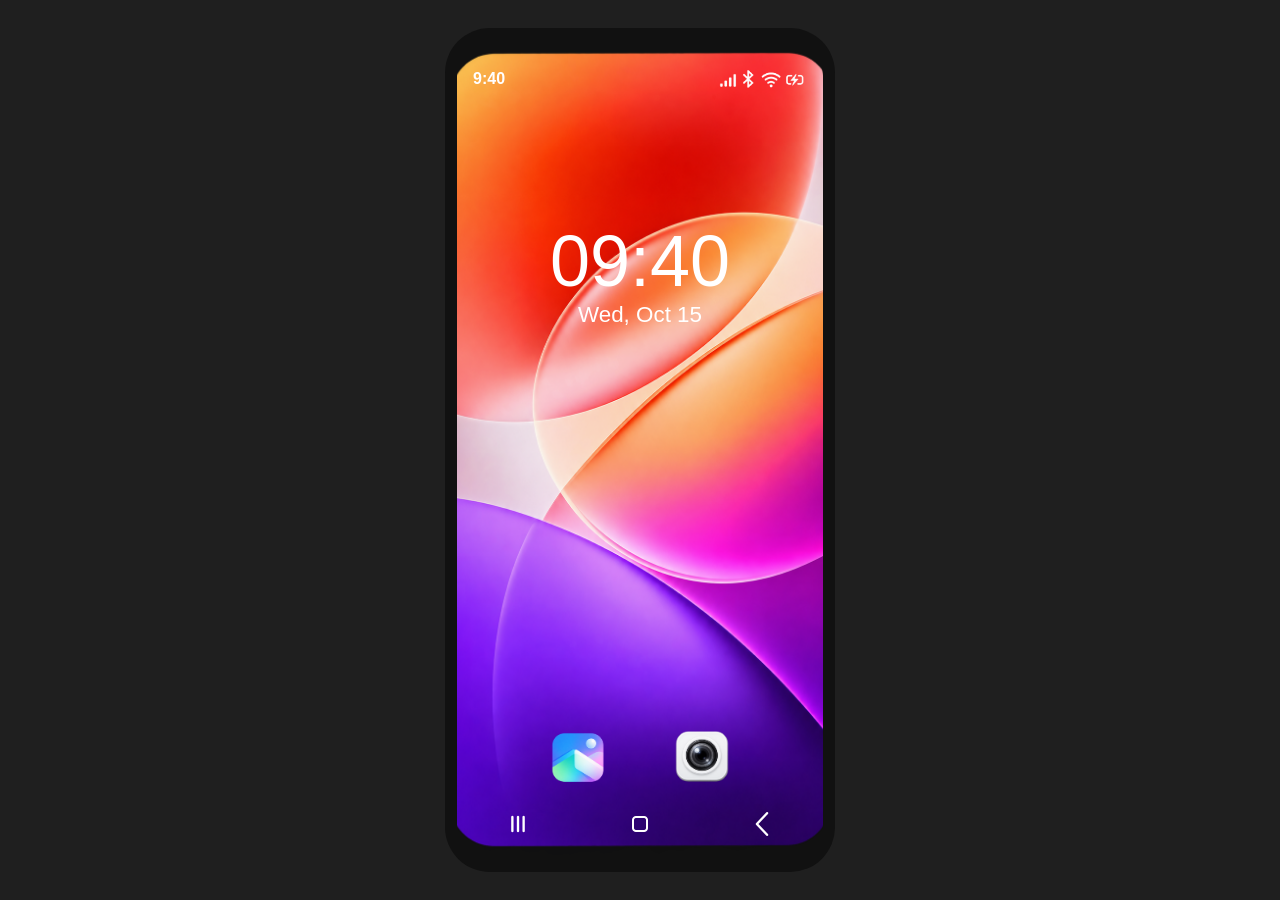
<file: index.html>
<!DOCTYPE html>
<html lang="pt-br">
<head>
    <meta charset="UTF-8">
    <meta name="viewport" content="width=device-width, initial-scale=1.0">
    <link rel="stylesheet" href="./css/style.css">
    <title>Protótipo</title>
</head>
<body>
    <div class="smartphone">
        <div class="smartphone-tela">
            <div class="status-bar">
                <p>9:40</p>
                <img src="./images/iconestopo.png" alt="Ícones de conexão, bluetooth, wi-fi e bateria">
            </div>
            <div class="relogio">
                <h1>09:40</h1>
                <p>Wed, Oct 15</p>
            </div>
            <div class="atalhos">
                <a href="galeria.html" class="atalho">
                    <img src="./images/iconegaleria.png" alt="Abrir galeria">
                </a>
                <a href="resolver.html" class="atalho">
                    <img src="./images/iconecamera.png" alt="Abrir câmera">
                </a>
            </div>
            <div class="navegacao">
                <a href="">
                    <img src="./images/iconerecentes.png" alt="Abrir aplicativos recentes">
                </a>
                <a href="home.html">
                    <img src="./images/iconehome.png" alt="Ir para tela inicial">
                </a>
                <a href="">
                    <img src="./images/iconevoltar.png" alt="Voltar">
                </a>
            </div>
        </div>
    </div>
</body>
</html>
</file>
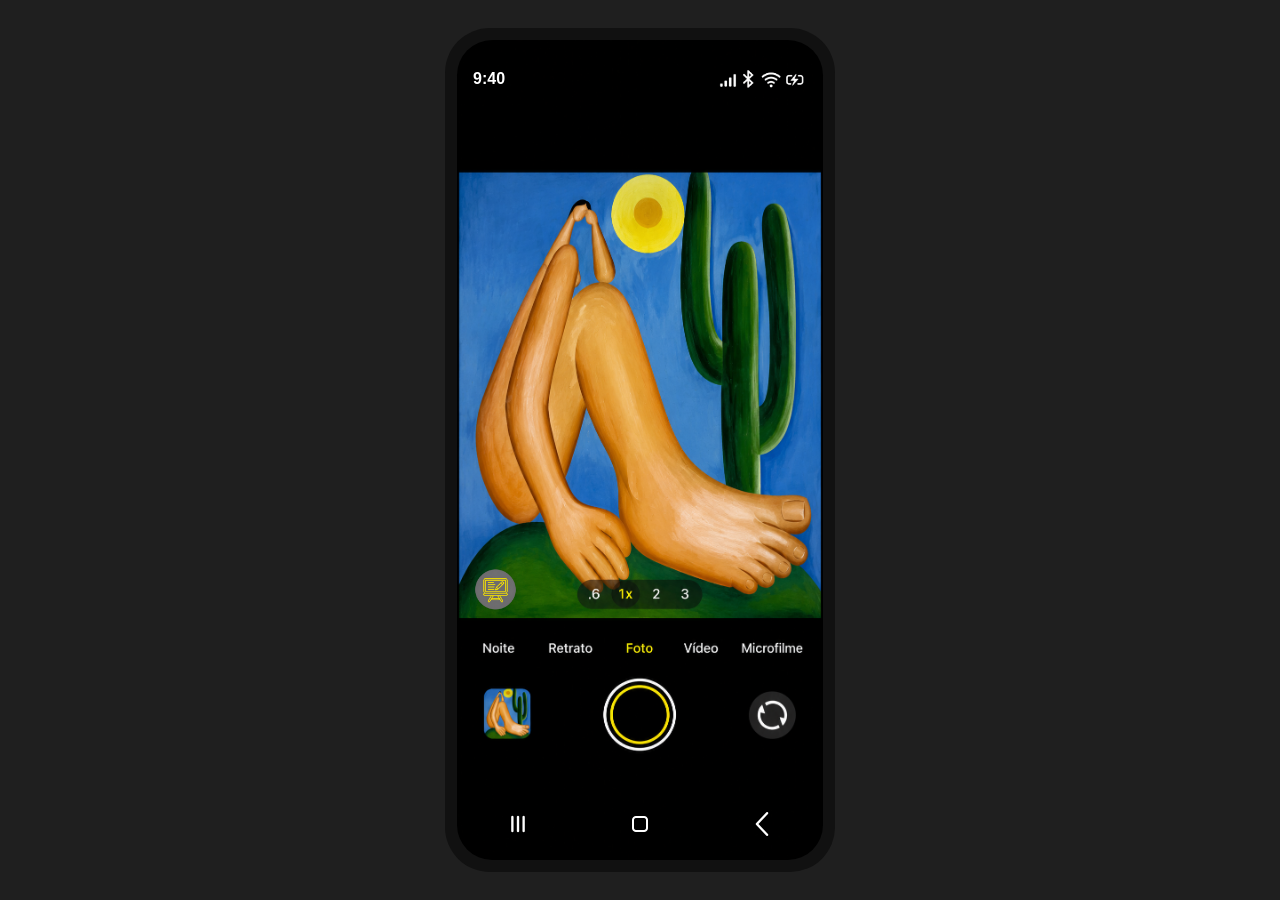
<file: explicar.html>
<!DOCTYPE html>
<html lang="pt-br">
<head>
    <meta charset="UTF-8">
    <meta name="viewport" content="width=device-width, initial-scale=1.0">
    <link rel="stylesheet" href="./css/style.css">
    <title>Elevra - Explicar</title>
</head>
<body>
    <div class="smartphone">
        <div class="smartphone-tela explicar-tela">
            <div class="status-bar">
                <p>9:40</p>
                <img src="images/iconestopo.png" alt="Ícones de conexão, bluetooth, wi-fi e bateria">
            </div>
            <button class="assist-btn-explicar" id="assistenteBtn">
                <img src="images/iconeassistente.png" alt="Abrir assistente acadêmico">
            </button>
            <div class="acoes-camera-explicar" id="acoesCamera">
                <a href="resumo.html">RESUMIR</a>
                <a href="resolver.html">RESOLVER</a>
                <button id="explicarBtn">EXPLICAR</button>
            </div>
            <div class="painel-resolver" id="painelExplicar">
                <div class="painel-topo">
                    <h2>EXPLICAÇÃO</h2>
                    <button id="expandirBtn">
                        <img src="images/expandir.png" alt="Expandir painel">
                    </button>
                </div>
                <div class="passos">
                    <details open>
                        <summary>1 - Obra de arte - Abaporu</summary>
                        <div class="passo-conteudo">
                            <p>“Abaporu” (1928), de Tarsila do Amaral, é um ícone do Modernismo brasileiro. A obra destaca uma figura com proporções exageradas e simboliza a identidade cultural brasileira, inspirando o Movimento Antropofágico.</p>
                            <p>Gerada por “Elevra”!</p>
                        </div>
                    </details>
                    <details>
                        <summary>2 - Feita por Tarsila do Amaral</summary>
                        <div class="passo-conteudo">
                            <p>Tarsila do Amaral foi uma das principais artistas do Modernismo brasileiro. Sua obra valorizou a cultura nacional, com cores vibrantes e temas brasileiros, sendo autora de pinturas marcantes como Abaporu.</p>
                            <p>Gerada por “Elevra”!</p>
                        </div>
                    </details>
                    <details>
                        <summary>3 - Obra criada em 1928</summary>
                        <div class="passo-conteudo">
                            <p>Aqui vão algumas das principais obras brasileiras de 1928, ligadas ao Modernismo brasileiro:</p>
                            <p>• Abaporu – de Tarsila do Amaral</p>
                            <p>• Antropofagia – de Tarsila do Amaral</p>
                            <p>• Manifesto Antropófago – de Oswald de Andrade</p>
                            <p>Essas obras marcaram o surgimento do Movimento Antropofágico, que buscava criar uma identidade cultural brasileira a partir da mistura de influências.</p>
                            <p>Gerada por “Elevra”!</p>
                        </div>
                    </details>
                </div>
                <div class="acoes-resolver">
                    <a href="resumo.html">RESUMIR</a>
                    <a href="resolver.html">RESOLVER</a>
                    <button class="selecionado">EXPLICAR</button>
                </div>
            </div>
            <div class="navegacao">
                <a href="recentes.html">
                    <img src="images/iconerecentes.png" alt="Aplicativos recentes">
                </a>
                <a href="index.html">
                    <img src="images/iconehome.png" alt="Tela inicial">
                </a>
                <button id="voltarBtn">
                    <img src="images/iconevoltar.png" alt="Voltar">
                </button>
            </div>
        </div>
    </div>
    <script src="./js/explicar.js"></script>
</body>
</html>
</file>
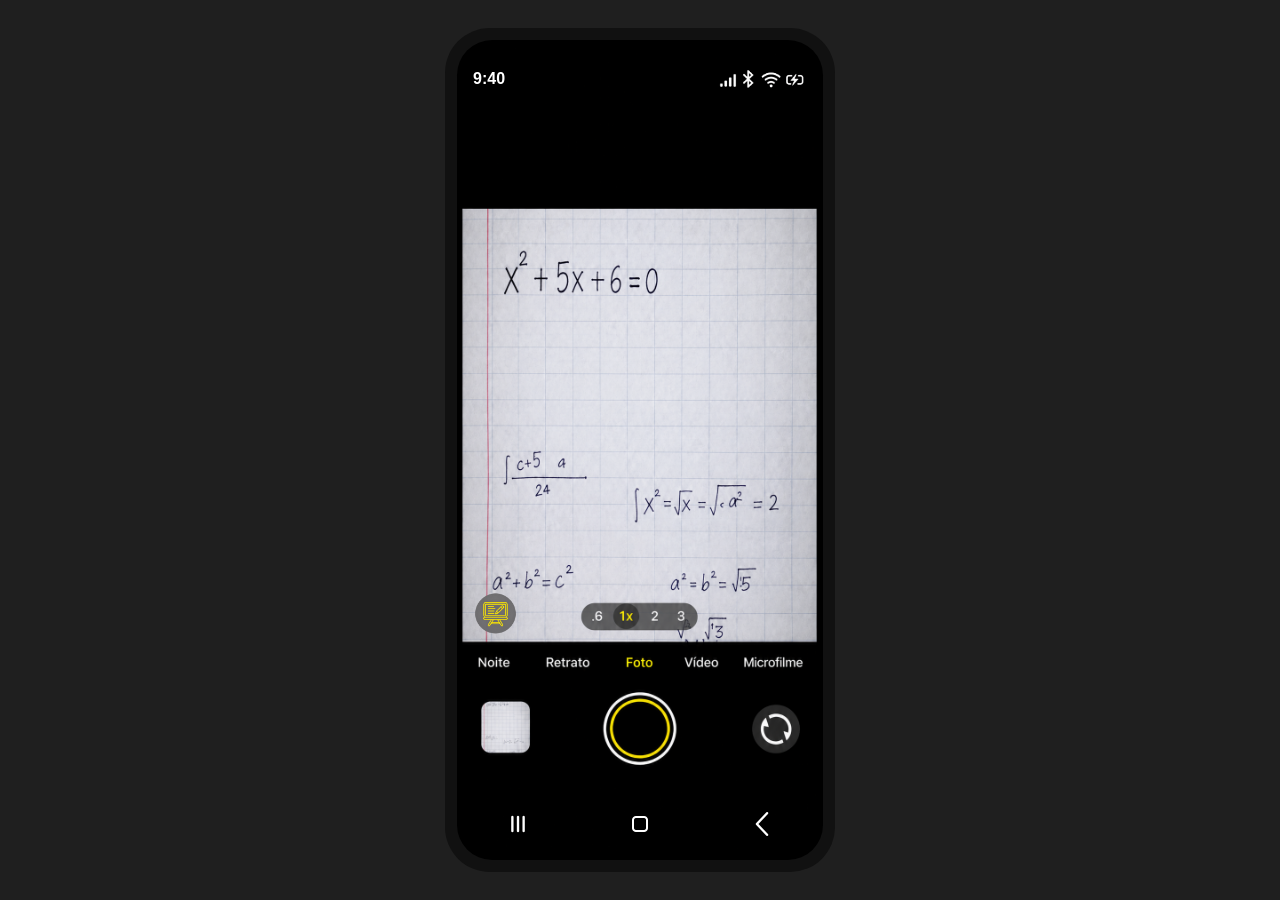
<file: resolver.html>
<!DOCTYPE html>
<html lang="pt-br">
<head>
    <meta charset="UTF-8">
    <meta name="viewport" content="width=device-width, initial-scale=1.0">
    <link rel="stylesheet" href="./css/style.css">
    <title>Camera</title>
</head>
<body>
    <div class="smartphone">
        <div class="smartphone-tela camera-tela">
            <div class="status-bar">
                <p>9:40</p>
                <img src="images/iconestopo.png" alt="Ícones de conexão, bluetooth, wi-fi e bateria">
            </div>
            <button class="assistente-btn" id="assistenteBtn">
                <img src="images/iconeassistente.png" alt="Abrir assistente acadêmico">
            </button>
            <div class="acoes-camera" id="acoesCamera">
                <a href="resumo.html">RESUMIR</a>
                <button id="resolverBtn">RESOLVER</button>
                <a href="explicar.html">EXPLICAR</a>
            </div>
            <div class="painel-resolver" id="painelResolver">
                <div class="painel-topo">
                    <h2>PASSO A PASSO</h2>
                    <button id="expandirBtn">
                        <img src="images/expandir.png" alt="Expandir painel">
                    </button>
                </div>
                <div class="passos">
                    <details open>
                        <summary>1 - Identificar os Coeficientes</summary>
                        <div class="passo-conteudo">
                            <p>Comparando com a forma geral:</p>
                            <p>ax² + bx + c = 0</p>
                            <p>a = 1</p>
                            <p>b = 5</p>
                            <p>c = 6</p>
                        </div>
                    </details>
                    <details>
                        <summary>2 - Usar a fórmula de Bhaskara</summary>
                        <div class="passo-conteudo">
                            <p>x = (-b ± √Δ) / 2a</p>
                        </div>
                    </details>
                    <details>
                        <summary>3 - Calcular o Delta</summary>
                        <div class="passo-conteudo">
                            <p>Δ = b² - 4ac</p>
                            <p>Δ = 5² - 4(1)(6)</p>
                            <p>Δ = 25 - 24 = 1</p>
                        </div>
                    </details>
                    <details>
                        <summary>4 - Substituir na fórmula</summary>
                        <div class="passo-conteudo">
                            <p>x = (-5 ± √1) / 2</p>
                            <p>x = (-5 ± 1) / 2</p>
                        </div>
                    </details>
                    <details>
                        <summary>5 - Encontrar Solução Final</summary>
                        <div class="passo-conteudo">
                            <p>x₁ = -2</p>
                            <p>x₂ = -3</p>
                        </div>
                    </details>
                </div>
                <div class="acoes-resolver">
                    <a href="resumo.html">RESUMIR</a>
                    <button class="selecionado">RESOLVER</button>
                    <a href="explicar.html">EXPLICAR</a>
                </div>
            </div>
            <div class="navegacao">
                <a href="recentes.html">
                    <img src="images/iconerecentes.png" alt="Aplicativos recentes">
                </a>
                <a href="index.html">
                    <img src="images/iconehome.png" alt="Tela inicial">
                </a>
                <button id="voltarBtn">
                    <img src="images/iconevoltar.png" alt="Voltar">
                </button>
            </div>
        </div>
    </div>

    <script src="./js/resolver.js"></script>
</body>
</html>
</file>
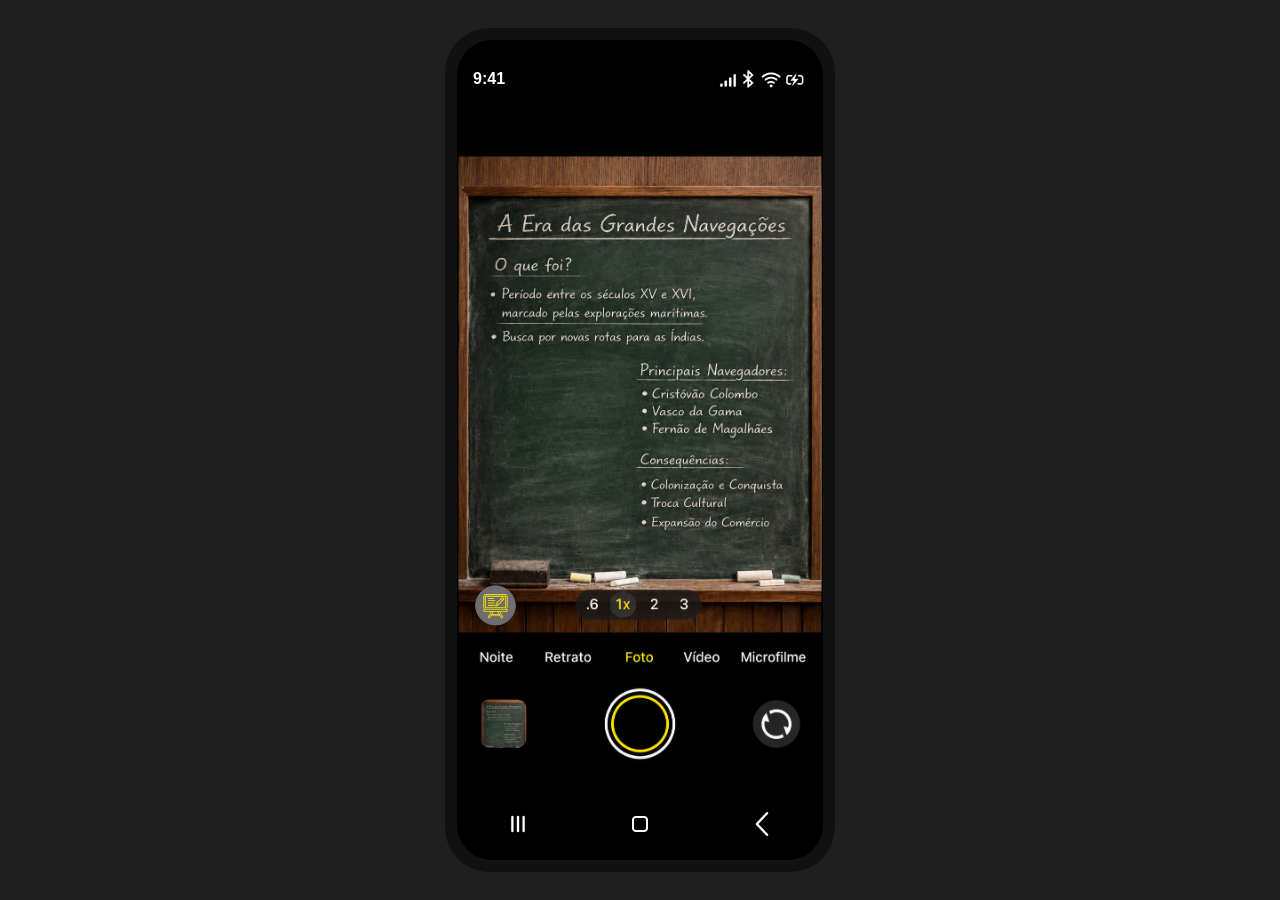
<file: resumo.html>
<!DOCTYPE html>
<html lang="pt-br">
<head>
    <meta charset="UTF-8">
    <meta name="viewport" content="width=device-width, initial-scale=1.0">
    <link rel="stylesheet" href="./css/style.css">
    <title>Elevra - Resumo</title>
</head>
<body>
    <div class="smartphone">
        <div class="smartphone-tela resumo-tela">
            <div class="status-bar">
                <p>9:41</p>
                <img src="images/iconestopo.png" alt="Ícones de conexão, bluetooth, wi-fi e bateria">
            </div>
            <button class="assist-btn-resumir" id="assistenteBtn">
                <img src="images/iconeassistente.png" alt="Abrir assistente acadêmico">
            </button>
            <div class="acoes-camera-resumir" id="acoesCamera">
                <button id="resumoBtn">RESUMIR</button>
                <a href="resolver.html">RESOLVER</a>
                <a href="explicar.html">EXPLICAR</a>
            </div>
            <div class="painel-resolver" id="painelResumo">
                <div class="painel-topo">
                    <h2>RESUMO</h2>
                    <button id="expandirBtn">
                        <img src="images/expandir.png" alt="Expandir painel">
                    </button>
                </div>
                <div class="passos">
                    <details open>
                        <summary>1 - A era das Grandes Navegações</summary>
                        <div class="passo-conteudo">
                            <p>A Era das Grandes Navegações foi um importante período histórico entre os séculos XV e XVII, marcado pela expansão marítima europeia. Nações como Portugal e Espanha lideraram expedições em busca de novas rotas comerciais para o Oriente, motivadas principalmente pelo comércio de especiarias, metais preciosos e pelo desejo de expandir seus territórios.
                                Essas viagens só foram possíveis graças a avanços tecnológicos, como a bússola, o astrolábio e as caravelas, que permitiram navegações mais seguras em alto-mar. Durante esse período, importantes exploradores, como Cristóvão Colombo e Vasco da Gama, realizaram viagens que resultaram na chegada dos europeus à América e na abertura de rotas marítimas para as Índias.
                                A expansão marítima ampliou significativamente o conhecimento geográfico do mundo, promoveu intensas trocas comerciais e culturais entre diferentes continentes e impulsionou a formação de grandes impérios coloniais. <br> <br> Gerada por “Elevra”! </p>
                        </div>
                    </details>
                </div>
                <div class="acoes-resolver">
                    <button class="selecionado">RESUMIR</button>
                    <a href="resolver.html">RESOLVER</a>
                    <a href="explicar.html">EXPLICAR</a>
                </div>
            </div>
            <div class="navegacao">
                <a href="recentes.html">
                    <img src="images/iconerecentes.png" alt="Aplicativos recentes">
                </a>
                <a href="index.html">
                    <img src="images/iconehome.png" alt="Tela inicial">
                </a>
                <button id="voltarBtn">
                    <img src="images/iconevoltar.png" alt="Voltar">
                </button>
            </div>
        </div>
    </div>
    <script src="./js/resumir.js"></script>
</body>
</html>
</file>
<file: css/style.css>
:root {
    --font-body: Arial, sans-serif;
    --color-background: #1f1f1f;
    --color-dark-grey: #111111;
    --color-white: #ffffff;
    --color-dark: #000000;
    --color-accent: #f4e600;
    --color-grey: #555555;
    --font-xs: 0.8rem;
    --font-sm: 1rem;
    --font-md: 1.4rem;
    --font-lg: 4.5rem;
    --spacing-xs: 0.5rem;
    --spacing-sm: 0.75rem;
    --spacing-md: 1rem;
    --spacing-lg: 1.5rem;
    --spacing-xl: 2rem;
    --spacing-xxl: 3rem;
    --radius-phone: 2.8rem;
    --radius-screen: 2.2rem;
    --phone-width: 24.375rem;
    --phone-height: 52.75rem;
    --icon-md: 4rem;
    --icon-sm: 1.5rem;
}
* {
    margin: 0;
    padding: 0;
    box-sizing: border-box;
}
body {
    min-height: 100vh;
    display: grid;
    place-items: center;
    background-color: var(--color-background);
    font-family: var(--font-body);
}
.smartphone {
    width: var(--phone-width);
    height: var(--phone-height);
    padding: var(--spacing-sm);
    background-color: var(--color-dark-grey);
    border-radius: var(--radius-phone);
}
.smartphone-tela {
    width: 100%;
    height: 100%;
    position: relative;
    overflow: hidden;
    border-radius: var(--radius-screen);
    background-image: url("../images/wallpaper.png");
    background-size: cover;
    background-position: center;
    color: var(--color-white);
}
.status-bar {
    width: 100%;
    display: flex;
    justify-content: space-between;
    align-items: center;
    padding: var(--spacing-sm) var(--spacing-md);
    margin-top: var(--spacing-sm);
}
.status-bar p {
    font-size: var(--font-sm);
    font-weight: 600;
}
.status-bar img {
    width: 5.625rem;
}
.relogio {
    position: absolute;
    top: 11.25rem;
    left: 50%;
    transform: translateX(-50%);
    text-align: center;
}
.relogio h1 {
    font-size: var(--font-lg);
    font-weight: 400;
}
.relogio p {
    font-size: var(--font-md);
}
.atalhos {
    position: absolute;
    bottom: 4.375rem;
    left: 0;
    width: 100%;
    display: flex;
    justify-content: center;
    gap: 3.75rem;
}
.atalho {
    display: block;
    width: var(--icon-md);
    height: var(--icon-md);
}
.atalho img {
    width: var(--icon-md);
    height: var(--icon-md);
    object-fit: contain;
}
.navegacao {
    position: absolute;
    bottom: var(--spacing-lg);
    left: 0;
    width: 100%;
    display: flex;
    justify-content: space-around;
    align-items: center;
}
.navegacao a {
    width: var(--icon-sm);
    height: var(--icon-sm);
}
.navegacao img {
    width: 100%;
    height: 100%;
    object-fit: contain;
}

/* CSS camera */

.camera-tela {
    background-image: url("../images/wallpaper2.png");
    background-size: cover;
    background-position: center;
}
.assistente-btn {
    position: absolute;
    left: var(--spacing-md);
    bottom: 14rem;
    width: 2.8rem;
    height: 2.8rem;
    border: none;
    background-color: transparent;
    cursor: pointer;
}
.assistente-btn img {
    width: 100%;
    height: 100%;
    object-fit: contain;
}
.acoes-camera {
    position: absolute;
    left: 50%;
    bottom: 13.5rem;
    transform: translateX(-50%);
    display: none;
    align-items: center;
    justify-content: center;
    gap: var(--spacing-sm);
    width: 100%;
    padding: var(--spacing-sm) 0;
    background-color: var(--color-dark-grey);
    z-index: 4;
}
.acoes-camera.ativo {
    display: flex;
}
.acoes-camera a,
.acoes-camera button,
.acoes-resolver a,
.acoes-resolver button {
    padding: var(--spacing-xs) var(--spacing-md);
    border: none;
    border-radius: var(--radius-screen);
    background-color: var(--color-grey);
    color: var(--color-white);
    font-size: var(--font-xs);
    text-decoration: none;
    cursor: pointer;
}
.painel-resolver {
    position: absolute;
    left: 0;
    bottom: 4rem;
    width: 100%;
    height: 23rem;
    display: none;
    flex-direction: column;
    background-color: var(--color-dark-grey);
    color: var(--color-white);
}
.painel-resolver.ativo {
    display: flex;
}
.painel-resolver.expandido {
    top: 3.5rem;
    bottom: 4rem;
    height: auto;
}

.acoes-resolver .selecionado {
    color: var(--color-accent);
}
.painel-topo {
    display: flex;
    justify-content: space-between;
    align-items: center;
    padding: var(--spacing-md);
}
.painel-topo h2 {
    font-size: var(--font-sm);
}
.painel-topo button {
    width: var(--icon-sm);
    height: var(--icon-sm);
    border: none;
    background-color: transparent;
    cursor: pointer;
}
.painel-topo img {
    width: 100%;
    height: 100%;
    object-fit: contain;
}
.passos {
    display: grid;
    overflow-y: auto;
}
.passos details {
    background-color: var(--color-dark-grey);
    border-bottom: 1px solid var(--color-background);
}
.passos summary {
    padding: var(--spacing-md);
    font-size: var(--font-xs);
    cursor: pointer;
}
.passo-conteudo {
    display: grid;
    gap: var(--spacing-xs);
    padding: var(--spacing-md);
    font-size: var(--font-xs);
    line-height: 1.5;
}
.acoes-resolver {
    margin-top: auto;
    display: flex;
    justify-content: center;
    gap: var(--spacing-sm);
    padding: var(--spacing-md);
}
.navegacao {
    z-index: 5;
}

.navegacao button {
    width: var(--icon-sm);
    height: var(--icon-sm);
    border: none;
    background-color: transparent;
    cursor: pointer;
}
.navegacao button img {
    width: 100%;
    height: 100%;
    object-fit: contain;
}

.explicar-tela {
    background-image: url("../images/wallpaper3.png");
    background-size: cover;
    background-position: center;
}
.acoes-resolver .selecionado {
    color: var(--color-accent);
}

.assist-btn-explicar {
    position: absolute;
    left: var(--spacing-md);
    bottom: 15.5rem;
    width: 2.8rem;
    height: 2.8rem;
    border: none;
    background-color: transparent;
    cursor: pointer;
}

.assist-btn-explicar img {
    width: 100%;
    height: 100%;
    object-fit: contain;
}

.acoes-camera-explicar {
    position: absolute;
    left: 50%;
    bottom: 15rem;
    transform: translateX(-50%);
    display: none;
    align-items: center;
    justify-content: center;
    gap: var(--spacing-sm);
    width: 100%;
    padding: var(--spacing-sm) 0;
    background-color: var(--color-dark-grey);
    z-index: 4;
}
.acoes-camera-explicar.ativo {
    display: flex;
}
.acoes-camera-explicar a,
.acoes-camera-explicar button,
.acoes-resolver a,
.acoes-resolver button {
    padding: var(--spacing-xs) var(--spacing-md);
    border: none;
    border-radius: var(--radius-screen);
    background-color: var(--color-grey);
    color: var(--color-white);
    font-size: var(--font-xs);
    text-decoration: none;
    cursor: pointer;
}

.resumo-tela {
    background-image: url("../images/wallpaper4.png");
    background-size: cover;
    background-position: center;
}
.acoes-resolver .selecionado {
    color: var(--color-accent);
}

.assist-btn-resumir{
    position: absolute;
    left: var(--spacing-md);
    bottom: 14.5rem;
    width: 2.8rem;
    height: 2.8rem;
    border: none;
    background-color: transparent;
    cursor: pointer;
}

.assist-btn-resumir img {
    width: 100%;
    height: 100%;
    object-fit: contain;
}

.acoes-camera-resumir {
    position: absolute;
    left: 50%;
    bottom: 14rem;
    transform: translateX(-50%);
    display: none;
    align-items: center;
    justify-content: center;
    gap: var(--spacing-sm);
    width: 100%;
    padding: var(--spacing-sm) 0;
    background-color: var(--color-dark-grey);
    z-index: 4;
}
.acoes-camera-resumir.ativo {
    display: flex;
}
.acoes-camera-resumir a,
.acoes-camera-resumir button,
.acoes-resolver a,
.acoes-resolver button {
    padding: var(--spacing-xs) var(--spacing-md);
    border: none;
    border-radius: var(--radius-screen);
    background-color: var(--color-grey);
    color: var(--color-white);
    font-size: var(--font-xs);
    text-decoration: none;
    cursor: pointer;
}


/* CSS da Galeria */

.galeria-tela {
    background-color: var(--color-white);
    color: var(--color-dark);
}
.galeria-status {
    background-color: var(--color-white);
    color: var(--color-dark);
}
.galeria-conteudo {
    position: absolute;
    top: 4rem;
    left: 0;
    width: 100%;
    height: calc(100% - 11rem);
    padding: var(--spacing-lg);
    overflow-y: auto;
}
.galeria-header {
    display: flex;
    justify-content: space-between;
    align-items: center;
    margin-bottom: var(--spacing-xl);
}
.galeria-header h1 {
    font-size: var(--font-md);
}
.galeria-header img {
    width: 5.5rem;
}
.tela-fotos {
    display: block;
}
.tela-fotos p {
    margin-bottom: var(--spacing-md);
    color: var(--color-grey);
}
.fotos-grid {
    display: grid;
    grid-template-columns: repeat(3, 1fr);
    gap: var(--spacing-xs);
}

.fotos-grid img{
    width: 100%;
    height: 100%;
    object-fit: cover;
}
.fotos-grid a {
    display: block;
}
.fotos-grid a img {
    width: 100%;
    height: 100%;
    object-fit: cover;
}
.tela-albuns {
    display: none;
    grid-template-columns: repeat(2, 6.5rem);
    gap: var(--spacing-lg);
}
.pasta-btn img {
    width: 6.5rem;
    height: 6.5rem;
    object-fit: contain;
}
.pasta-btn {
    border: none;
    background-color: transparent;
    cursor: pointer;
    text-align: center;
}

.pasta-btn p {
    margin-top: var(--spacing-xs);
    font-size: var(--font-sm);
    font-weight: 600;
}
.tela-estudos {
    display: none;
}
.galeria-menu {
    position: absolute;
    bottom: 4.5rem;
    left: 0;
    width: 100%;
    display: flex;
    justify-content: center;
    gap: var(--spacing-xl);
    padding: var(--spacing-sm);
    background-color: var(--color-white);
}
.galeria-menu-btn {
    border: none;
    background-color: transparent;
    color: var(--color-grey);
    cursor: pointer;
}
.galeria-menu-btn img {
    width: 2rem;
    height: 2rem;
    object-fit: contain;
}
.galeria-menu-btn p {
    font-size: var(--font-xs);
}
.galeria-menu-btn.ativo {
    color: var(--color-accent);
}
.galeria-navegacao {
    background-color: var(--color-white);
}
.galeria-tela {
    background-color: var(--color-white);
    background-image: none;
    color: var(--color-dark);
}
.galeria-status {
    background-color: var(--color-white);
    color: var(--color-dark);
}
.galeria-conteudo {
    position: absolute;
    top: 4rem;
    left: 0;
    width: 100%;
    height: calc(100% - 11rem);
    padding: var(--spacing-lg);
    background-color: var(--color-white);
    overflow-y: auto;
}
.galeria-menu {
    position: absolute;
    bottom: 4.5rem;
    left: 0;
    width: 100%;
    display: flex;
    justify-content: center;
    gap: var(--spacing-xl);
    padding: var(--spacing-sm);
    background-color: var(--color-white);
    z-index: 4;
}
.galeria-navegacao {
    background-color: var(--color-white);
}
</file>
